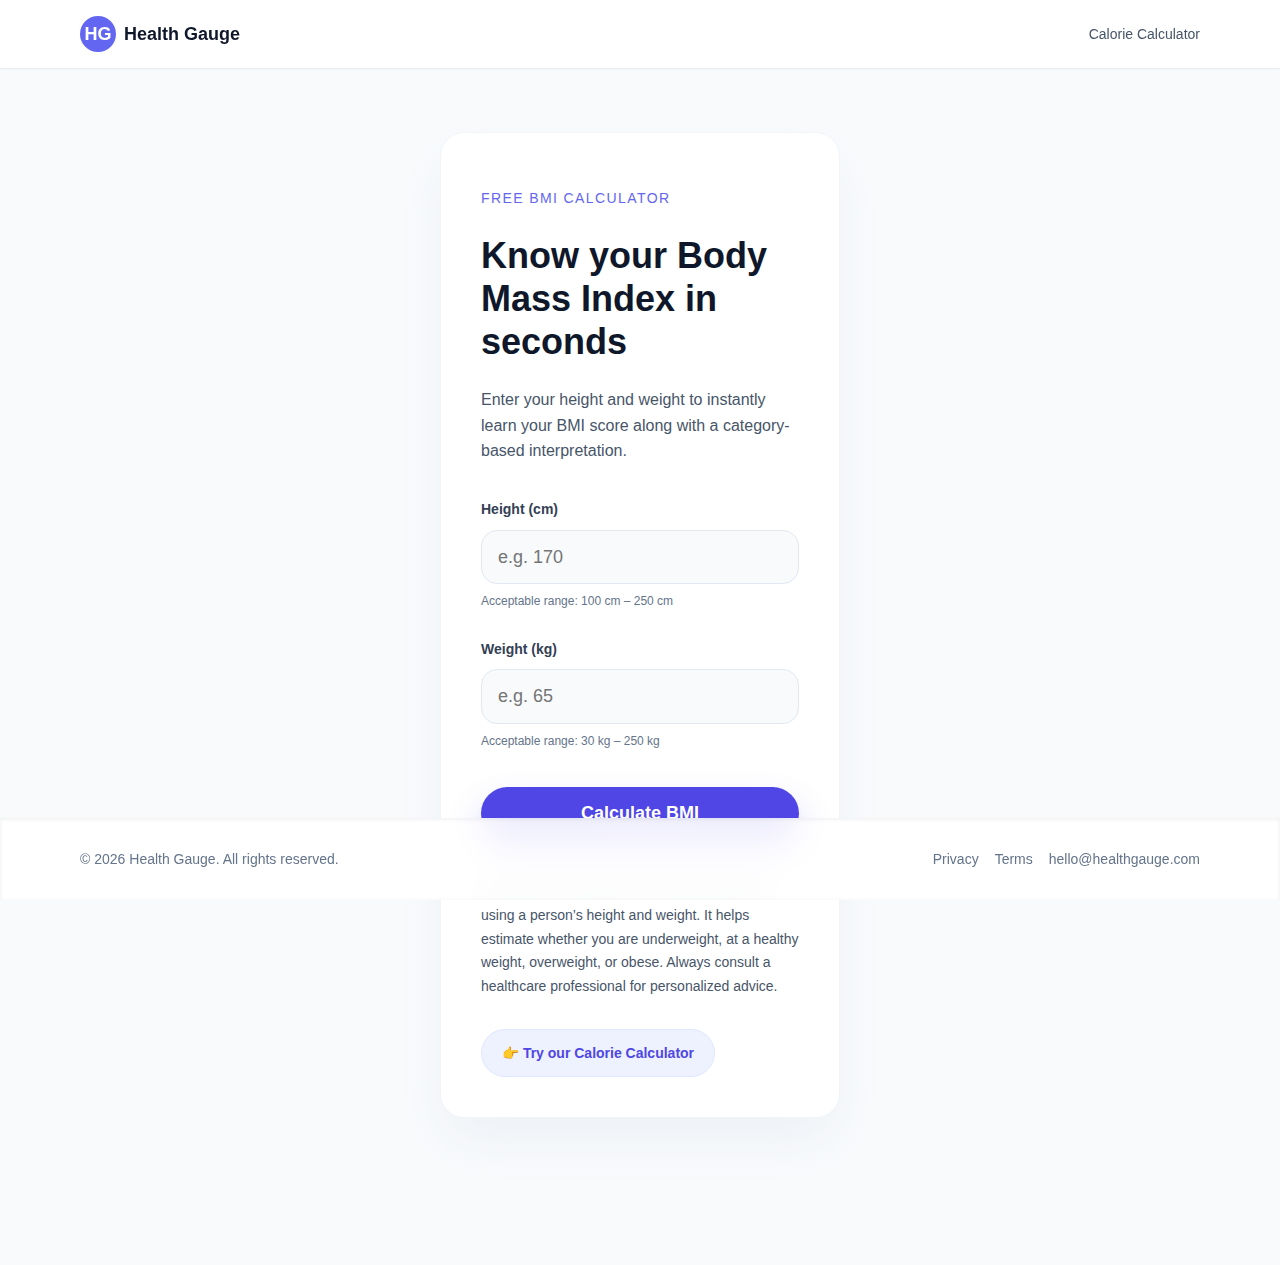
<file: index.html>
<!DOCTYPE html>
<html lang="en">
  <head>
    <meta charset="UTF-8" />
    <meta name="viewport" content="width=device-width, initial-scale=1.0" />
    <title>Free BMI Calculator Online | Quick Body Mass Index Tool</title>
    <meta
      name="description"
      content="Use our free BMI calculator online to quickly compute your Body Mass Index, learn your weight category, and explore health tips."
    />
    <meta
      name="keywords"
      content="free bmi calculator online, body mass index calculator, bmi chart, weight category, health tools"
    />
    <meta property="og:title" content="Free BMI Calculator Online" />
    <meta
      property="og:description"
      content="Mobile-first BMI calculator that instantly shows your BMI number and category with health guidance."
    />
    <meta property="og:type" content="website" />
    <meta property="og:url" content="https://example.com" />
    <meta property="og:image" content="https://example.com/og-image.png" />
    <link rel="canonical" href="https://example.com" />
    <link rel="stylesheet" href="styles.css" />
    <script async src="https://pagead2.googlesyndication.com/pagead/js/adsbygoogle.js?client=ca-pub-7626430312272863"
     crossorigin="anonymous"></script>
  </head>
  <body class="min-h-screen bg-slate-50 text-slate-900 flex flex-col font-sans">
    <!-- Sticky header for branding and future navigation -->
    <header class="sticky top-0 z-40 bg-white/90 backdrop-blur shadow-sm">
      <div class="max-w-6xl mx-auto flex items-center justify-between px-4 py-4">
        <a href="#" class="flex items-center gap-2 text-lg font-semibold text-slate-900">
          <span class="inline-flex h-9 w-9 items-center justify-center rounded-full bg-indigo-500 text-white">HG</span>
          <span>Health Gauge</span>
        </a>
        <nav class="flex items-center gap-6 text-sm text-slate-600">
          <a href="https://calorie.healthgauge.org" class="hover:text-indigo-600 transition">Calorie Calculator</a>
        </nav>
      </div>
    </header>

    <main class="flex-1" id="calculator">
      <section class="max-w-6xl mx-auto px-4 py-10 lg:py-16">
        <div class="flex flex-col lg:flex-row gap-10">
          <!-- Left Ad Space -->
          <aside class="hidden lg:block lg:w-80 lg:flex-shrink-0">
            <div class="sticky top-24">
              <div class="h-[600px] bg-slate-50 rounded-3xl flex items-center justify-center">
                <!-- Google AdSense will fill this space -->
              </div>
            </div>
          </aside>

          <!-- Main Content -->
          <div class="flex-1 space-y-8">
            <article class="rounded-3xl bg-white shadow-xl shadow-slate-200/60 border border-slate-100 p-8 md:p-10">
              <header class="space-y-3 text-center md:text-left">
                <p class="text-sm uppercase tracking-wide text-indigo-500 font-medium">Free BMI Calculator</p>
                <h1 class="text-3xl md:text-4xl font-semibold text-slate-900">Know your Body Mass Index in seconds</h1>
                <p class="text-base text-slate-600">
                  Enter your height and weight to instantly learn your BMI score along with a category-based interpretation.
                </p>
              </header>

              <form id="bmi-form" class="mt-8 space-y-6" novalidate>
                <div class="space-y-2">
                  <label for="height" class="block text-sm font-semibold text-slate-700">Height (cm)</label>
                  <input
                    type="number"
                    id="height"
                    name="height"
                    required
                    inputmode="decimal"
                    min="100"
                    max="250"
                    placeholder="e.g. 170"
                    class="w-full rounded-2xl border border-slate-200 bg-slate-50 px-4 py-3 text-lg text-slate-900 focus:border-indigo-500 focus:bg-white focus:outline-none focus:ring-2 focus:ring-indigo-200"
                  />
                  <p class="text-xs text-slate-500">Acceptable range: 100 cm – 250 cm</p>
                </div>

                <div class="space-y-2">
                  <label for="weight" class="block text-sm font-semibold text-slate-700">Weight (kg)</label>
                  <input
                    type="number"
                    id="weight"
                    name="weight"
                    required
                    inputmode="decimal"
                    min="30"
                    max="250"
                    placeholder="e.g. 65"
                    class="w-full rounded-2xl border border-slate-200 bg-slate-50 px-4 py-3 text-lg text-slate-900 focus:border-indigo-500 focus:bg-white focus:outline-none focus:ring-2 focus:ring-indigo-200"
                  />
                  <p class="text-xs text-slate-500">Acceptable range: 30 kg – 250 kg</p>
                </div>

                <button type="submit" class="w-full rounded-full bg-indigo-600 px-6 py-3 text-lg font-semibold text-white shadow-lg shadow-indigo-500/30 transition hover:bg-indigo-700 focus:outline-none focus:ring-4 focus:ring-indigo-200">
                  Calculate BMI
                </button>

                <p id="form-error" class="hidden rounded-xl border border-red-200 bg-red-50 px-4 py-3 text-sm text-red-600"></p>
              </form>

              <section class="mt-10 space-y-4" aria-live="polite">
                <div id="result-card" class="hidden rounded-3xl border border-slate-100 bg-slate-100/70 px-6 py-5">
                  <p class="text-sm font-semibold uppercase tracking-wide text-slate-500">Your Results</p>
                  <p id="bmi-value" class="mt-3 text-4xl font-bold text-slate-900">22.0</p>
                  <p id="bmi-category" class="mt-1 text-lg font-semibold text-emerald-600">Normal weight</p>
                </div>
                <p class="text-sm leading-relaxed text-slate-600">
                  Body Mass Index (BMI) is a simple calculation using a person&rsquo;s height and weight. It helps estimate whether you are underweight, at a healthy weight, overweight, or obese. Always consult a healthcare professional for personalized advice.
                </p>
                <a href="#" class="inline-flex items-center gap-2 rounded-full border border-indigo-100 bg-indigo-50 px-5 py-3 text-sm font-semibold text-indigo-600 transition hover:bg-indigo-100">
                  👉 Try our Calorie Calculator
                </a>
              </section>
            </article>
          </div>

          <!-- Right Ad Space -->
          <aside class="hidden lg:block lg:w-80 lg:flex-shrink-0">
            <div class="sticky top-24">
              <div class="h-[600px] bg-slate-50 rounded-3xl flex items-center justify-center">
                <!-- Google AdSense will fill this space -->
              </div>
            </div>
          </aside>
        </div>
      </section>
    </main>

    <!-- Sticky footer with quick links -->
    <footer id="footer" class="sticky bottom-0 bg-white/90 backdrop-blur shadow-inner">
      <div class="max-w-6xl mx-auto flex flex-col gap-2 px-4 py-4 text-sm text-slate-500 sm:flex-row sm:items-center sm:justify-between">
        <p>&copy; <span id="year"></span> Health Gauge. All rights reserved.</p>
        <div class="flex flex-wrap items-center gap-4">
          <a href="privacy.html" class="hover:text-indigo-600 transition">Privacy</a>
          <a href="terms.html" class="hover:text-indigo-600 transition">Terms</a>
          <a href="mailto:hello@healthgauge.com" class="hover:text-indigo-600 transition">hello@healthgauge.com</a>
        </div>
      </div>
    </footer>

    <script src="script.js"></script>
  </body>
</html>
</file>
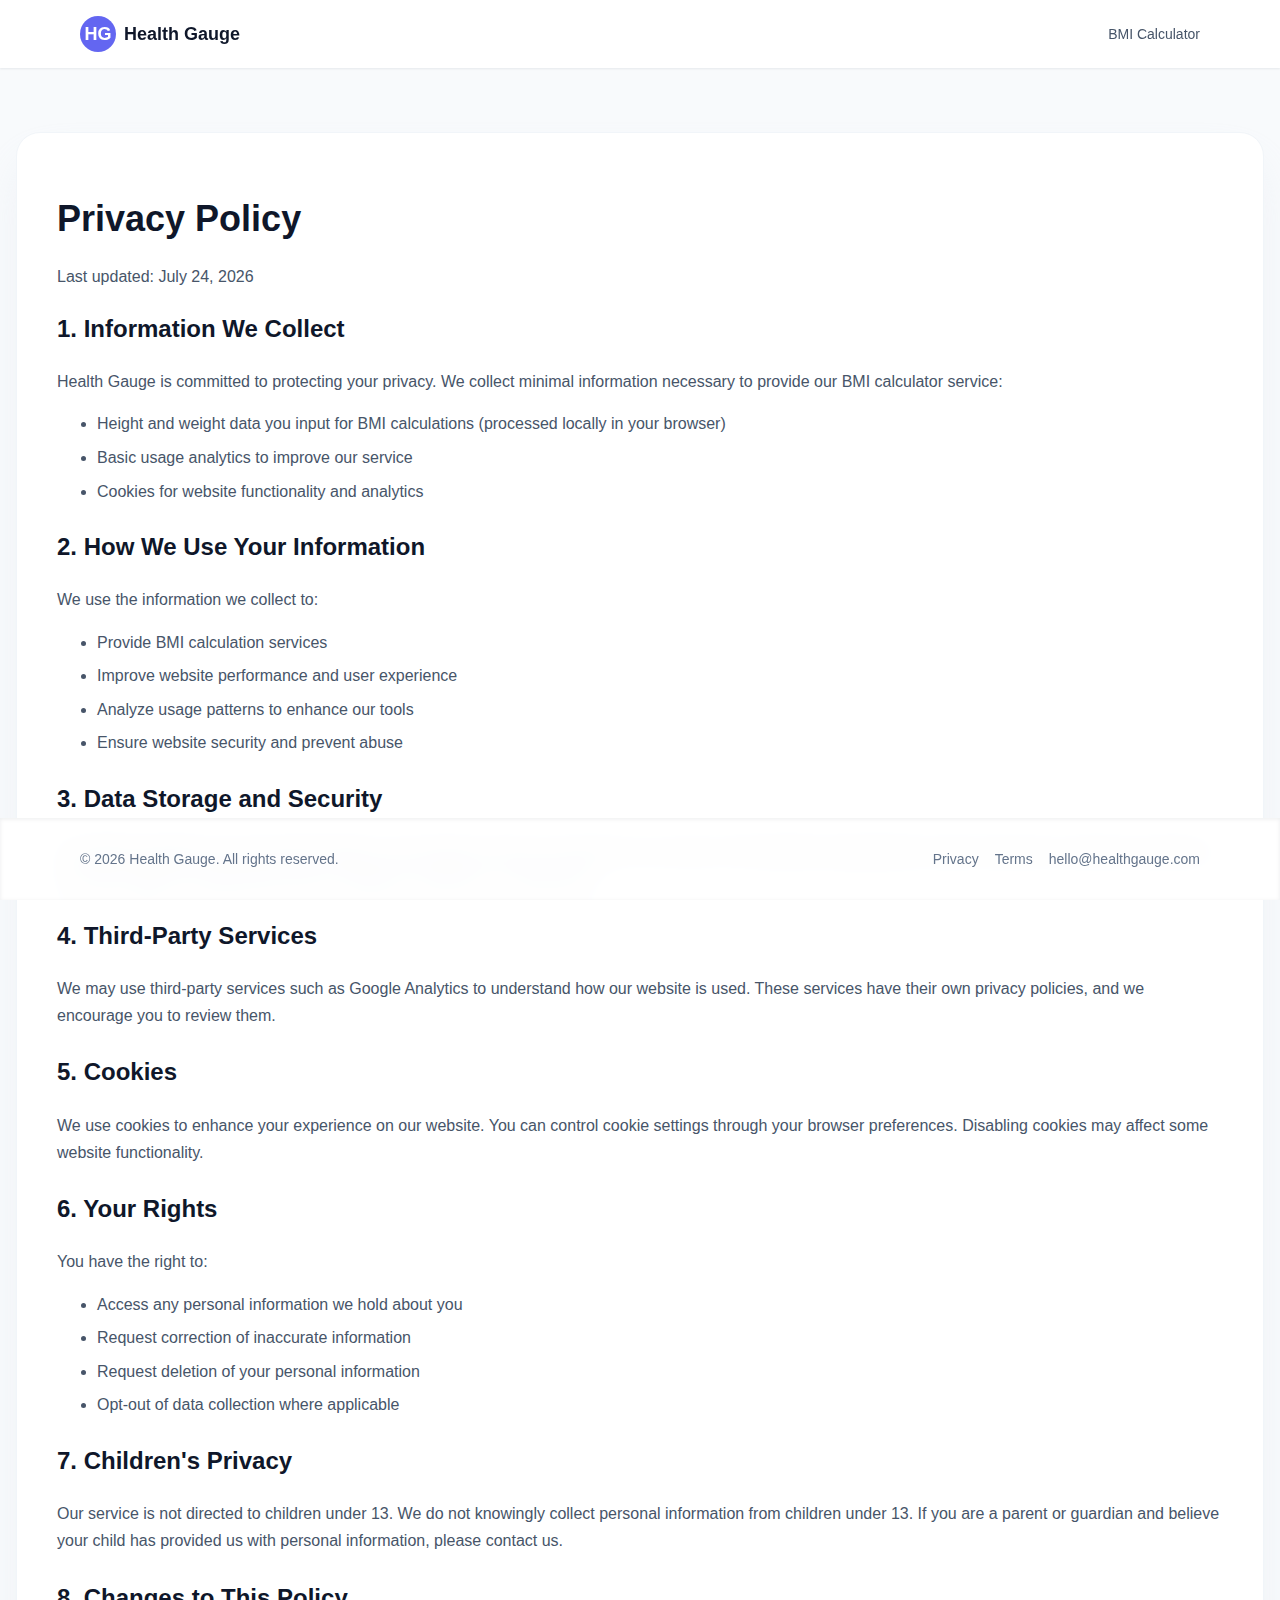
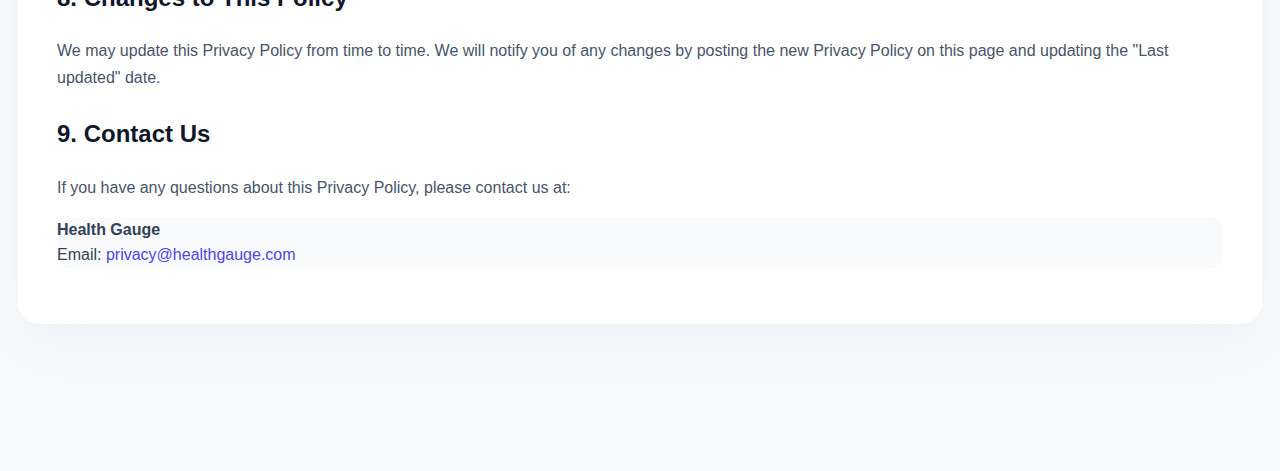
<file: privacy.html>
<!DOCTYPE html>
<html lang="en">
  <head>
    <meta charset="UTF-8" />
    <meta name="viewport" content="width=device-width, initial-scale=1.0" />
    <title>Privacy Policy | Health Gauge</title>
    <meta
      name="description"
      content="Privacy Policy for Health Gauge - Learn how we protect your personal information and data privacy."
    />
    <link rel="canonical" href="https://example.com/privacy" />
    <link rel="stylesheet" href="styles.css" />
  </head>
  <body class="min-h-screen bg-slate-50 text-slate-900 flex flex-col font-sans">
    <!-- Sticky header for branding and navigation -->
    <header class="sticky top-0 z-40 bg-white/90 backdrop-blur shadow-sm">
      <div class="max-w-6xl mx-auto flex items-center justify-between px-4 py-4">
        <a href="index.html" class="flex items-center gap-2 text-lg font-semibold text-slate-900">
          <span class="inline-flex h-9 w-9 items-center justify-center rounded-full bg-indigo-500 text-white">HG</span>
          <span>Health Gauge</span>
        </a>
        <nav class="hidden sm:flex items-center gap-6 text-sm text-slate-600">
          <a href="index.html" class="hover:text-indigo-600 transition">BMI Calculator</a>
        </nav>
        <button class="sm:hidden inline-flex items-center justify-center rounded-lg border border-slate-200 px-3 py-2 text-sm text-slate-600" aria-label="Open menu">
          ☰
        </button>
      </div>
    </header>

    <main class="flex-1">
      <section class="max-w-4xl mx-auto px-4 py-10 lg:py-16">
        <article class="rounded-3xl bg-white shadow-xl shadow-slate-200/60 border border-slate-100 p-8 md:p-10">
          <header class="space-y-3 text-center md:text-left mb-8">
            <h1 class="text-3xl md:text-4xl font-semibold text-slate-900">Privacy Policy</h1>
            <p class="text-base text-slate-600">
              Last updated: <span id="privacy-date"></span>
            </p>
          </header>

          <div class="prose prose-slate max-w-none space-y-6">
            <section>
              <h2 class="text-xl font-semibold text-slate-900 mb-3">1. Information We Collect</h2>
              <p class="text-slate-600 leading-relaxed">
                Health Gauge is committed to protecting your privacy. We collect minimal information necessary to provide our BMI calculator service:
              </p>
              <ul class="list-disc list-inside text-slate-600 space-y-2 mt-3">
                <li>Height and weight data you input for BMI calculations (processed locally in your browser)</li>
                <li>Basic usage analytics to improve our service</li>
                <li>Cookies for website functionality and analytics</li>
              </ul>
            </section>

            <section>
              <h2 class="text-xl font-semibold text-slate-900 mb-3">2. How We Use Your Information</h2>
              <p class="text-slate-600 leading-relaxed">
                We use the information we collect to:
              </p>
              <ul class="list-disc list-inside text-slate-600 space-y-2 mt-3">
                <li>Provide BMI calculation services</li>
                <li>Improve website performance and user experience</li>
                <li>Analyze usage patterns to enhance our tools</li>
                <li>Ensure website security and prevent abuse</li>
              </ul>
            </section>

            <section>
              <h2 class="text-xl font-semibold text-slate-900 mb-3">3. Data Storage and Security</h2>
              <p class="text-slate-600 leading-relaxed">
                Your BMI calculations are processed locally in your browser and are not stored on our servers. We implement appropriate security measures to protect any data we do collect against unauthorized access, alteration, disclosure, or destruction.
              </p>
            </section>

            <section>
              <h2 class="text-xl font-semibold text-slate-900 mb-3">4. Third-Party Services</h2>
              <p class="text-slate-600 leading-relaxed">
                We may use third-party services such as Google Analytics to understand how our website is used. These services have their own privacy policies, and we encourage you to review them.
              </p>
            </section>

            <section>
              <h2 class="text-xl font-semibold text-slate-900 mb-3">5. Cookies</h2>
              <p class="text-slate-600 leading-relaxed">
                We use cookies to enhance your experience on our website. You can control cookie settings through your browser preferences. Disabling cookies may affect some website functionality.
              </p>
            </section>

            <section>
              <h2 class="text-xl font-semibold text-slate-900 mb-3">6. Your Rights</h2>
              <p class="text-slate-600 leading-relaxed">
                You have the right to:
              </p>
              <ul class="list-disc list-inside text-slate-600 space-y-2 mt-3">
                <li>Access any personal information we hold about you</li>
                <li>Request correction of inaccurate information</li>
                <li>Request deletion of your personal information</li>
                <li>Opt-out of data collection where applicable</li>
              </ul>
            </section>

            <section>
              <h2 class="text-xl font-semibold text-slate-900 mb-3">7. Children's Privacy</h2>
              <p class="text-slate-600 leading-relaxed">
                Our service is not directed to children under 13. We do not knowingly collect personal information from children under 13. If you are a parent or guardian and believe your child has provided us with personal information, please contact us.
              </p>
            </section>

            <section>
              <h2 class="text-xl font-semibold text-slate-900 mb-3">8. Changes to This Policy</h2>
              <p class="text-slate-600 leading-relaxed">
                We may update this Privacy Policy from time to time. We will notify you of any changes by posting the new Privacy Policy on this page and updating the "Last updated" date.
              </p>
            </section>

            <section>
              <h2 class="text-xl font-semibold text-slate-900 mb-3">9. Contact Us</h2>
              <p class="text-slate-600 leading-relaxed">
                If you have any questions about this Privacy Policy, please contact us at:
              </p>
              <div class="mt-3 p-4 bg-slate-50 rounded-xl">
                <p class="text-slate-700">
                  <strong>Health Gauge</strong><br>
                  Email: <a href="mailto:privacy@healthgauge.com" class="text-indigo-600 hover:text-indigo-700">privacy@healthgauge.com</a>
                </p>
              </div>
            </section>
          </div>
        </article>
      </section>
    </main>

    <!-- Sticky footer with quick links -->
    <footer class="sticky bottom-0 bg-white/90 backdrop-blur shadow-inner">
      <div class="max-w-6xl mx-auto flex flex-col gap-2 px-4 py-4 text-sm text-slate-500 sm:flex-row sm:items-center sm:justify-between">
        <p>&copy; <span id="year"></span> Health Gauge. All rights reserved.</p>
        <div class="flex flex-wrap items-center gap-4">
          <a href="privacy.html" class="hover:text-indigo-600 transition">Privacy</a>
          <a href="terms.html" class="hover:text-indigo-600 transition">Terms</a>
          <a href="mailto:hello@healthgauge.com" class="hover:text-indigo-600 transition">hello@healthgauge.com</a>
        </div>
      </div>
    </footer>

    <script>
      // Set current year
      document.getElementById('year').textContent = new Date().getFullYear();
      
      // Set privacy policy date
      document.getElementById('privacy-date').textContent = new Date().toLocaleDateString('en-US', {
        year: 'numeric',
        month: 'long',
        day: 'numeric'
      });
    </script>
  </body>
</html>
</file>
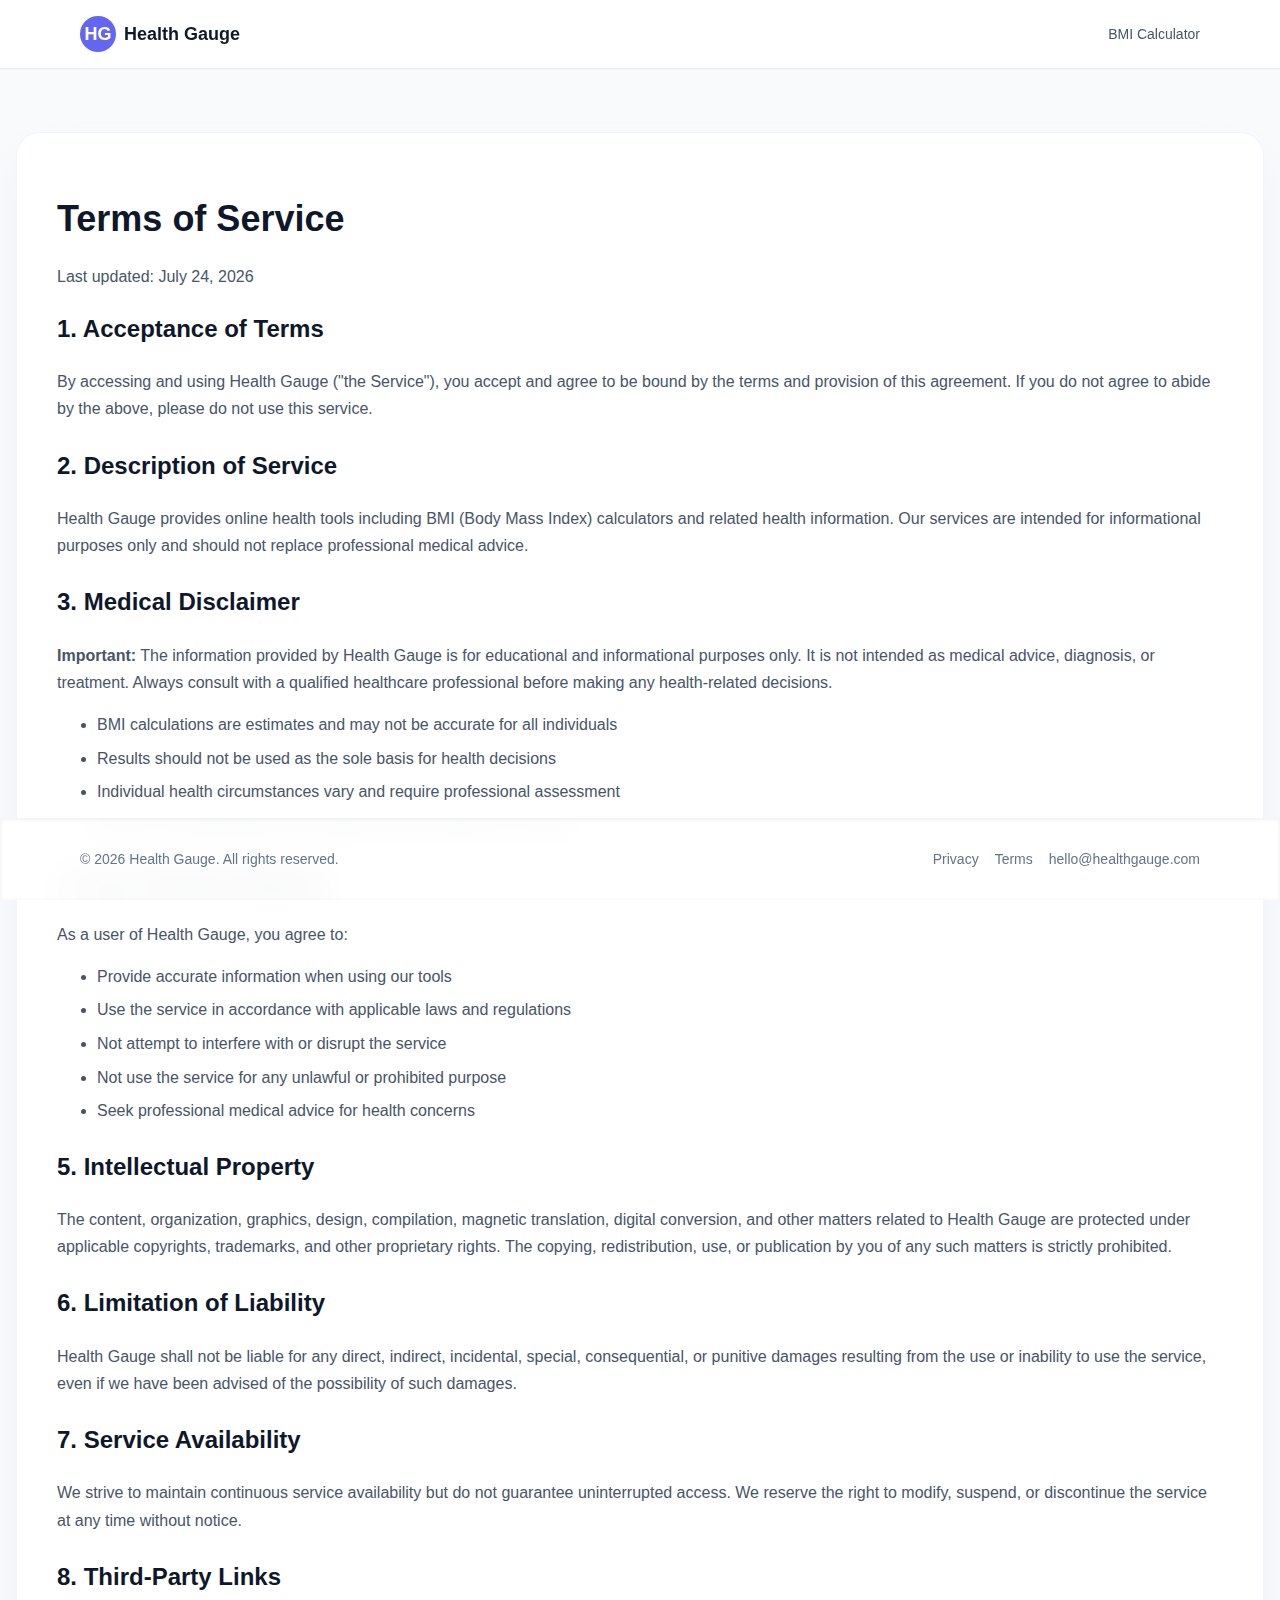
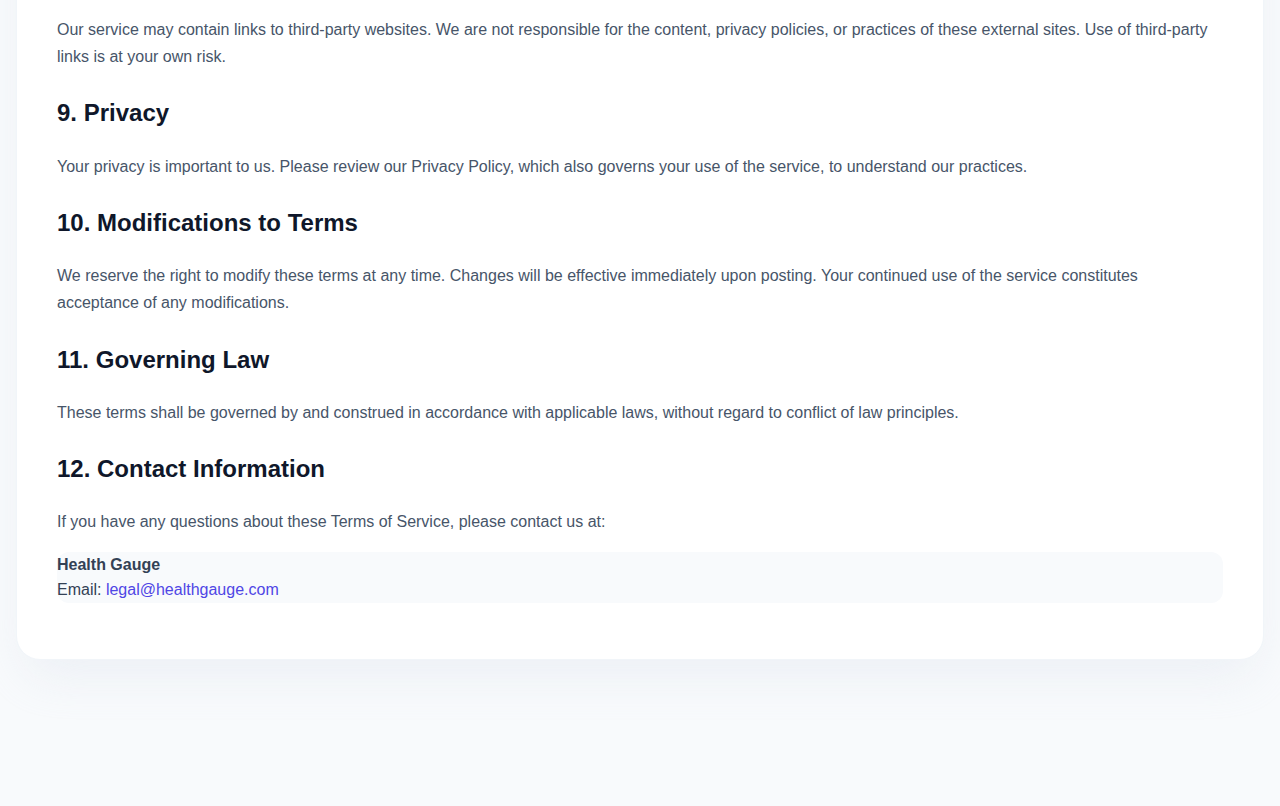
<file: terms.html>
<!DOCTYPE html>
<html lang="en">
  <head>
    <meta charset="UTF-8" />
    <meta name="viewport" content="width=device-width, initial-scale=1.0" />
    <title>Terms of Service | Health Gauge</title>
    <meta
      name="description"
      content="Terms of Service for Health Gauge - Read our terms and conditions for using our BMI calculator and health tools."
    />
    <link rel="canonical" href="https://example.com/terms" />
    <link rel="stylesheet" href="styles.css" />
  </head>
  <body class="min-h-screen bg-slate-50 text-slate-900 flex flex-col font-sans">
    <!-- Sticky header for branding and navigation -->
    <header class="sticky top-0 z-40 bg-white/90 backdrop-blur shadow-sm">
      <div class="max-w-6xl mx-auto flex items-center justify-between px-4 py-4">
        <a href="index.html" class="flex items-center gap-2 text-lg font-semibold text-slate-900">
          <span class="inline-flex h-9 w-9 items-center justify-center rounded-full bg-indigo-500 text-white">HG</span>
          <span>Health Gauge</span>
        </a>
        <nav class="hidden sm:flex items-center gap-6 text-sm text-slate-600">
          <a href="index.html" class="hover:text-indigo-600 transition">BMI Calculator</a>
        </nav>
        <button class="sm:hidden inline-flex items-center justify-center rounded-lg border border-slate-200 px-3 py-2 text-sm text-slate-600" aria-label="Open menu">
          ☰
        </button>
      </div>
    </header>

    <main class="flex-1">
      <section class="max-w-4xl mx-auto px-4 py-10 lg:py-16">
        <article class="rounded-3xl bg-white shadow-xl shadow-slate-200/60 border border-slate-100 p-8 md:p-10">
          <header class="space-y-3 text-center md:text-left mb-8">
            <h1 class="text-3xl md:text-4xl font-semibold text-slate-900">Terms of Service</h1>
            <p class="text-base text-slate-600">
              Last updated: <span id="terms-date"></span>
            </p>
          </header>

          <div class="prose prose-slate max-w-none space-y-6">
            <section>
              <h2 class="text-xl font-semibold text-slate-900 mb-3">1. Acceptance of Terms</h2>
              <p class="text-slate-600 leading-relaxed">
                By accessing and using Health Gauge ("the Service"), you accept and agree to be bound by the terms and provision of this agreement. If you do not agree to abide by the above, please do not use this service.
              </p>
            </section>

            <section>
              <h2 class="text-xl font-semibold text-slate-900 mb-3">2. Description of Service</h2>
              <p class="text-slate-600 leading-relaxed">
                Health Gauge provides online health tools including BMI (Body Mass Index) calculators and related health information. Our services are intended for informational purposes only and should not replace professional medical advice.
              </p>
            </section>

            <section>
              <h2 class="text-xl font-semibold text-slate-900 mb-3">3. Medical Disclaimer</h2>
              <p class="text-slate-600 leading-relaxed">
                <strong>Important:</strong> The information provided by Health Gauge is for educational and informational purposes only. It is not intended as medical advice, diagnosis, or treatment. Always consult with a qualified healthcare professional before making any health-related decisions.
              </p>
              <ul class="list-disc list-inside text-slate-600 space-y-2 mt-3">
                <li>BMI calculations are estimates and may not be accurate for all individuals</li>
                <li>Results should not be used as the sole basis for health decisions</li>
                <li>Individual health circumstances vary and require professional assessment</li>
                <li>We are not responsible for any health outcomes based on our tools</li>
              </ul>
            </section>

            <section>
              <h2 class="text-xl font-semibold text-slate-900 mb-3">4. User Responsibilities</h2>
              <p class="text-slate-600 leading-relaxed">
                As a user of Health Gauge, you agree to:
              </p>
              <ul class="list-disc list-inside text-slate-600 space-y-2 mt-3">
                <li>Provide accurate information when using our tools</li>
                <li>Use the service in accordance with applicable laws and regulations</li>
                <li>Not attempt to interfere with or disrupt the service</li>
                <li>Not use the service for any unlawful or prohibited purpose</li>
                <li>Seek professional medical advice for health concerns</li>
              </ul>
            </section>

            <section>
              <h2 class="text-xl font-semibold text-slate-900 mb-3">5. Intellectual Property</h2>
              <p class="text-slate-600 leading-relaxed">
                The content, organization, graphics, design, compilation, magnetic translation, digital conversion, and other matters related to Health Gauge are protected under applicable copyrights, trademarks, and other proprietary rights. The copying, redistribution, use, or publication by you of any such matters is strictly prohibited.
              </p>
            </section>

            <section>
              <h2 class="text-xl font-semibold text-slate-900 mb-3">6. Limitation of Liability</h2>
              <p class="text-slate-600 leading-relaxed">
                Health Gauge shall not be liable for any direct, indirect, incidental, special, consequential, or punitive damages resulting from the use or inability to use the service, even if we have been advised of the possibility of such damages.
              </p>
            </section>

            <section>
              <h2 class="text-xl font-semibold text-slate-900 mb-3">7. Service Availability</h2>
              <p class="text-slate-600 leading-relaxed">
                We strive to maintain continuous service availability but do not guarantee uninterrupted access. We reserve the right to modify, suspend, or discontinue the service at any time without notice.
              </p>
            </section>

            <section>
              <h2 class="text-xl font-semibold text-slate-900 mb-3">8. Third-Party Links</h2>
              <p class="text-slate-600 leading-relaxed">
                Our service may contain links to third-party websites. We are not responsible for the content, privacy policies, or practices of these external sites. Use of third-party links is at your own risk.
              </p>
            </section>

            <section>
              <h2 class="text-xl font-semibold text-slate-900 mb-3">9. Privacy</h2>
              <p class="text-slate-600 leading-relaxed">
                Your privacy is important to us. Please review our Privacy Policy, which also governs your use of the service, to understand our practices.
              </p>
            </section>

            <section>
              <h2 class="text-xl font-semibold text-slate-900 mb-3">10. Modifications to Terms</h2>
              <p class="text-slate-600 leading-relaxed">
                We reserve the right to modify these terms at any time. Changes will be effective immediately upon posting. Your continued use of the service constitutes acceptance of any modifications.
              </p>
            </section>

            <section>
              <h2 class="text-xl font-semibold text-slate-900 mb-3">11. Governing Law</h2>
              <p class="text-slate-600 leading-relaxed">
                These terms shall be governed by and construed in accordance with applicable laws, without regard to conflict of law principles.
              </p>
            </section>

            <section>
              <h2 class="text-xl font-semibold text-slate-900 mb-3">12. Contact Information</h2>
              <p class="text-slate-600 leading-relaxed">
                If you have any questions about these Terms of Service, please contact us at:
              </p>
              <div class="mt-3 p-4 bg-slate-50 rounded-xl">
                <p class="text-slate-700">
                  <strong>Health Gauge</strong><br>
                  Email: <a href="mailto:legal@healthgauge.com" class="text-indigo-600 hover:text-indigo-700">legal@healthgauge.com</a>
                </p>
              </div>
            </section>
          </div>
        </article>
      </section>
    </main>

    <!-- Sticky footer with quick links -->
    <footer class="sticky bottom-0 bg-white/90 backdrop-blur shadow-inner">
      <div class="max-w-6xl mx-auto flex flex-col gap-2 px-4 py-4 text-sm text-slate-500 sm:flex-row sm:items-center sm:justify-between">
        <p>&copy; <span id="year"></span> Health Gauge. All rights reserved.</p>
        <div class="flex flex-wrap items-center gap-4">
          <a href="privacy.html" class="hover:text-indigo-600 transition">Privacy</a>
          <a href="terms.html" class="hover:text-indigo-600 transition">Terms</a>
          <a href="mailto:hello@healthgauge.com" class="hover:text-indigo-600 transition">hello@healthgauge.com</a>
        </div>
      </div>
    </footer>

    <script>
      // Set current year
      document.getElementById('year').textContent = new Date().getFullYear();
      
      // Set terms date
      document.getElementById('terms-date').textContent = new Date().toLocaleDateString('en-US', {
        year: 'numeric',
        month: 'long',
        day: 'numeric'
      });
    </script>
  </body>
</html>
</file>
<file: styles.css>
/*
  Minimal Tailwind-inspired utility layer.
  Only the classes referenced in index.html are defined to keep the bundle light and offline-ready.
*/

:root {
  color-scheme: light;
  font-family: "Segoe UI", "Helvetica Neue", Arial, sans-serif;
}

*, *::before, *::after {
  box-sizing: border-box;
}

body {
  margin: 0;
  line-height: 1.6;
  background-color: #f8fafc;
  color: #0f172a;
  font-family: "Segoe UI", "Helvetica Neue", Arial, sans-serif;
}

a {
  color: inherit;
  text-decoration: none;
}

a:focus-visible, button:focus-visible, input:focus-visible {
  outline: 2px solid #6366f1;
  outline-offset: 2px;
}

button {
  cursor: pointer;
  border: none;
  background: none;
}

input, button {
  font: inherit;
}

/* Layout utilities */
.min-h-screen { min-height: 100vh; }
.flex { display: flex; }
.inline-flex { display: inline-flex; }
.grid { display: grid; }
.hidden { display: none; }
.flex-col { flex-direction: column; }
.flex-wrap { flex-wrap: wrap; }
.items-center { align-items: center; }
.justify-between { justify-content: space-between; }
.justify-center { justify-content: center; }
.text-center { text-align: center; }
.text-left { text-align: left; }
.font-sans { font-family: "Segoe UI", "Helvetica Neue", Arial, sans-serif; }
.flex-1 { flex: 1 1 0%; }
.flex-shrink-0 { flex-shrink: 0; }
.flex-col { flex-direction: column; }
.justify-center { justify-content: center; }
.w-full { width: 100%; }
.w-80 { width: 20rem; }
.h-full { height: 100%; }
.min-h-\[200px\] { min-height: 200px; }
.min-h-\[600px\] { min-height: 600px; }
.max-w-6xl { max-width: 72rem; }
.mx-auto { margin-left: auto; margin-right: auto; }

/* Spacing utilities */
.px-3 { padding-left: 0.75rem; padding-right: 0.75rem; }
.py-2 { padding-top: 0.5rem; padding-bottom: 0.5rem; }
.px-4 { padding-left: 1rem; padding-right: 1rem; }
.py-3 { padding-top: 0.75rem; padding-bottom: 0.75rem; }
.py-4 { padding-top: 1rem; padding-bottom: 1rem; }
.px-5 { padding-left: 1.25rem; padding-right: 1.25rem; }
.py-5 { padding-top: 1.25rem; padding-bottom: 1.25rem; }
.px-6 { padding-left: 1.5rem; padding-right: 1.5rem; }
.py-6 { padding-top: 1.5rem; padding-bottom: 1.5rem; }
.py-8 { padding-top: 2rem; padding-bottom: 2rem; }
.py-10 { padding-top: 2.5rem; padding-bottom: 2.5rem; }
.py-20 { padding-top: 5rem; padding-bottom: 5rem; }
.p-8 { padding: 2rem; }
.p-10 { padding: 2.5rem; }

.mt-1 { margin-top: 0.25rem; }
.mt-2 { margin-top: 0.5rem; }
.mt-3 { margin-top: 0.75rem; }
.mt-8 { margin-top: 2rem; }
.mt-10 { margin-top: 2.5rem; }

.space-y-2 > * + * { margin-top: 0.5rem; }
.space-y-4 > * + * { margin-top: 1rem; }
.space-y-6 > * + * { margin-top: 1.5rem; }
.space-y-8 > * + * { margin-top: 2rem; }

/* Gap utilities */
.gap-2 { gap: 0.5rem; }
.gap-4 { gap: 1rem; }
.gap-6 { gap: 1.5rem; }
.gap-10 { gap: 2.5rem; }

/* Sizing & radius */
.h-9 { height: 2.25rem; }
.w-9 { width: 2.25rem; }
.rounded-full { border-radius: 9999px; }
.rounded-lg { border-radius: 0.75rem; }
.rounded-xl { border-radius: 0.75rem; }
.rounded-2xl { border-radius: 1rem; }
.rounded-3xl { border-radius: 1.5rem; }

/* Position utilities */
.sticky { position: sticky; }
.top-0 { top: 0; }
.top-24 { top: 6rem; }
.bottom-0 { bottom: 0; }
.z-40 { z-index: 40; }

/* Typography */
.text-xs { font-size: 0.75rem; }
.text-sm { font-size: 0.875rem; }
.text-base { font-size: 1rem; }
.text-lg { font-size: 1.125rem; }
.text-3xl { font-size: 1.875rem; line-height: 1.2; }
.text-4xl { font-size: 2.25rem; line-height: 1.2; }
.font-medium { font-weight: 500; }
.font-semibold { font-weight: 600; }
.font-bold { font-weight: 700; }
.uppercase { text-transform: uppercase; }
.tracking-wide { letter-spacing: 0.1em; }
.leading-relaxed { line-height: 1.7; }

/* Color utilities */
.bg-slate-50 { background-color: #f8fafc; }
.bg-white { background-color: #ffffff; }
.bg-white\/90 { background-color: rgba(255, 255, 255, 0.9); }
.bg-slate-100\/70 { background-color: rgba(241, 245, 249, 0.7); }
.bg-indigo-50 { background-color: #eef2ff; }
.bg-indigo-100 { background-color: #e0e7ff; }
.bg-indigo-500 { background-color: #6366f1; }
.bg-indigo-600 { background-color: #4f46e5; }
.bg-indigo-700 { background-color: #4338ca; }
.bg-red-50 { background-color: #fef2f2; }
.bg-emerald-50 { background-color: #ecfdf5; }
.bg-amber-50 { background-color: #fffbeb; }
.bg-orange-50 { background-color: #fff7ed; }
.bg-rose-50 { background-color: #fff1f2; }
.text-white { color: #ffffff; }
.text-slate-900 { color: #0f172a; }
.text-slate-700 { color: #334155; }
.text-slate-600 { color: #475569; }
.text-slate-500 { color: #64748b; }
.text-slate-400 { color: #94a3b8; }
.text-indigo-500 { color: #6366f1; }
.text-indigo-600 { color: #4f46e5; }
.text-red-600 { color: #dc2626; }
.text-emerald-600 { color: #059669; }
.text-amber-600 { color: #d97706; }
.text-orange-600 { color: #ea580c; }
.text-rose-600 { color: #e11d48; }

/* Border utilities */
.border { border-width: 1px; border-style: solid; border-color: #e2e8f0; }
.border-slate-100 { border-color: #f1f5f9; }
.border-slate-200 { border-color: #e2e8f0; }
.border-slate-300 { border-color: #cbd5f5; }
.border-red-200 { border-color: #fecaca; }
.border-indigo-100 { border-color: #e0e7ff; }
.border-dashed { border-style: dashed; }

/* Shadow utilities */
.shadow-sm { box-shadow: 0 1px 2px rgba(15, 23, 42, 0.08); }
.shadow-lg { box-shadow: 0 20px 40px rgba(79, 70, 229, 0.3); }
.shadow-xl { box-shadow: 0 35px 60px rgba(15, 23, 42, 0.12); }
.shadow-slate-200\/60 { box-shadow: 0 25px 50px -12px rgba(226, 232, 240, 0.6); }
.shadow-indigo-500\/30 { box-shadow: 0 20px 35px rgba(99, 102, 241, 0.3); }
.shadow-inner { box-shadow: inset 0 1px 4px rgba(15, 23, 42, 0.08); }

/* Effects */
.backdrop-blur { backdrop-filter: blur(16px); }
.transition { transition: all 0.2s ease-in-out; }
.hover\:text-indigo-600:hover { color: #4f46e5; }
.hover\:bg-indigo-100:hover { background-color: #e0e7ff; }
.hover\:bg-indigo-700:hover { background-color: #4338ca; }
.focus\:border-indigo-500:focus { border-color: #6366f1; }
.focus\:bg-white:focus { background-color: #ffffff; }
.focus\:outline-none:focus { outline: none; }
.focus\:ring-2:focus { box-shadow: 0 0 0 4px rgba(99, 102, 241, 0.25); }
.focus\:ring-4:focus { box-shadow: 0 0 0 6px rgba(99, 102, 241, 0.2); }
.focus\:ring-indigo-200:focus { box-shadow: 0 0 0 4px rgba(199, 210, 254, 0.75); }

/* Responsive utilities */
@media (min-width: 640px) {
  .sm\:flex { display: flex; }
  .sm\:hidden { display: none; }
  .sm\:flex-row { flex-direction: row; }
  .sm\:items-center { align-items: center; }
  .sm\:justify-between { justify-content: space-between; }
}

@media (min-width: 768px) {
  .md\:p-10 { padding: 2.5rem; }
  .md\:text-left { text-align: left; }
  .md\:text-4xl { font-size: 2.25rem; }
}

@media (min-width: 1024px) {
  .lg\:py-16 { padding-top: 4rem; padding-bottom: 4rem; }
  .lg\:flex-row { flex-direction: row; }
  .lg\:block { display: block; }
  .lg\:w-80 { width: 20rem; }
  .lg\:flex-shrink-0 { flex-shrink: 0; }
  .lg\:px-6 { padding-left: 1.5rem; padding-right: 1.5rem; }
  .lg\:py-20 { padding-top: 5rem; padding-bottom: 5rem; }
  .lg\:min-h-\[600px\] { min-height: 600px; }
}

/* Accessibility helpers */
[aria-live] {
  min-height: 8rem;
}

button:disabled {
  cursor: not-allowed;
  opacity: 0.7;
}

header, footer {
  width: 100%;
}

form {
  width: 100%;
}

input::-webkit-inner-spin-button,
input::-webkit-outer-spin-button {
  -webkit-appearance: none;
  margin: 0;
}

input[type="number"] {
  appearance: textfield;
}

/* Ad placeholders */
#ads, aside div {
  min-height: 200px;
}

/* Smooth animation for result visibility */
.fade-in {
  animation: fadeIn 0.25s ease-in-out forwards;
}

@keyframes fadeIn {
  from {
    opacity: 0;
    transform: translateY(12px);
  }
  to {
    opacity: 1;
    transform: translateY(0);
  }
}
</file>
